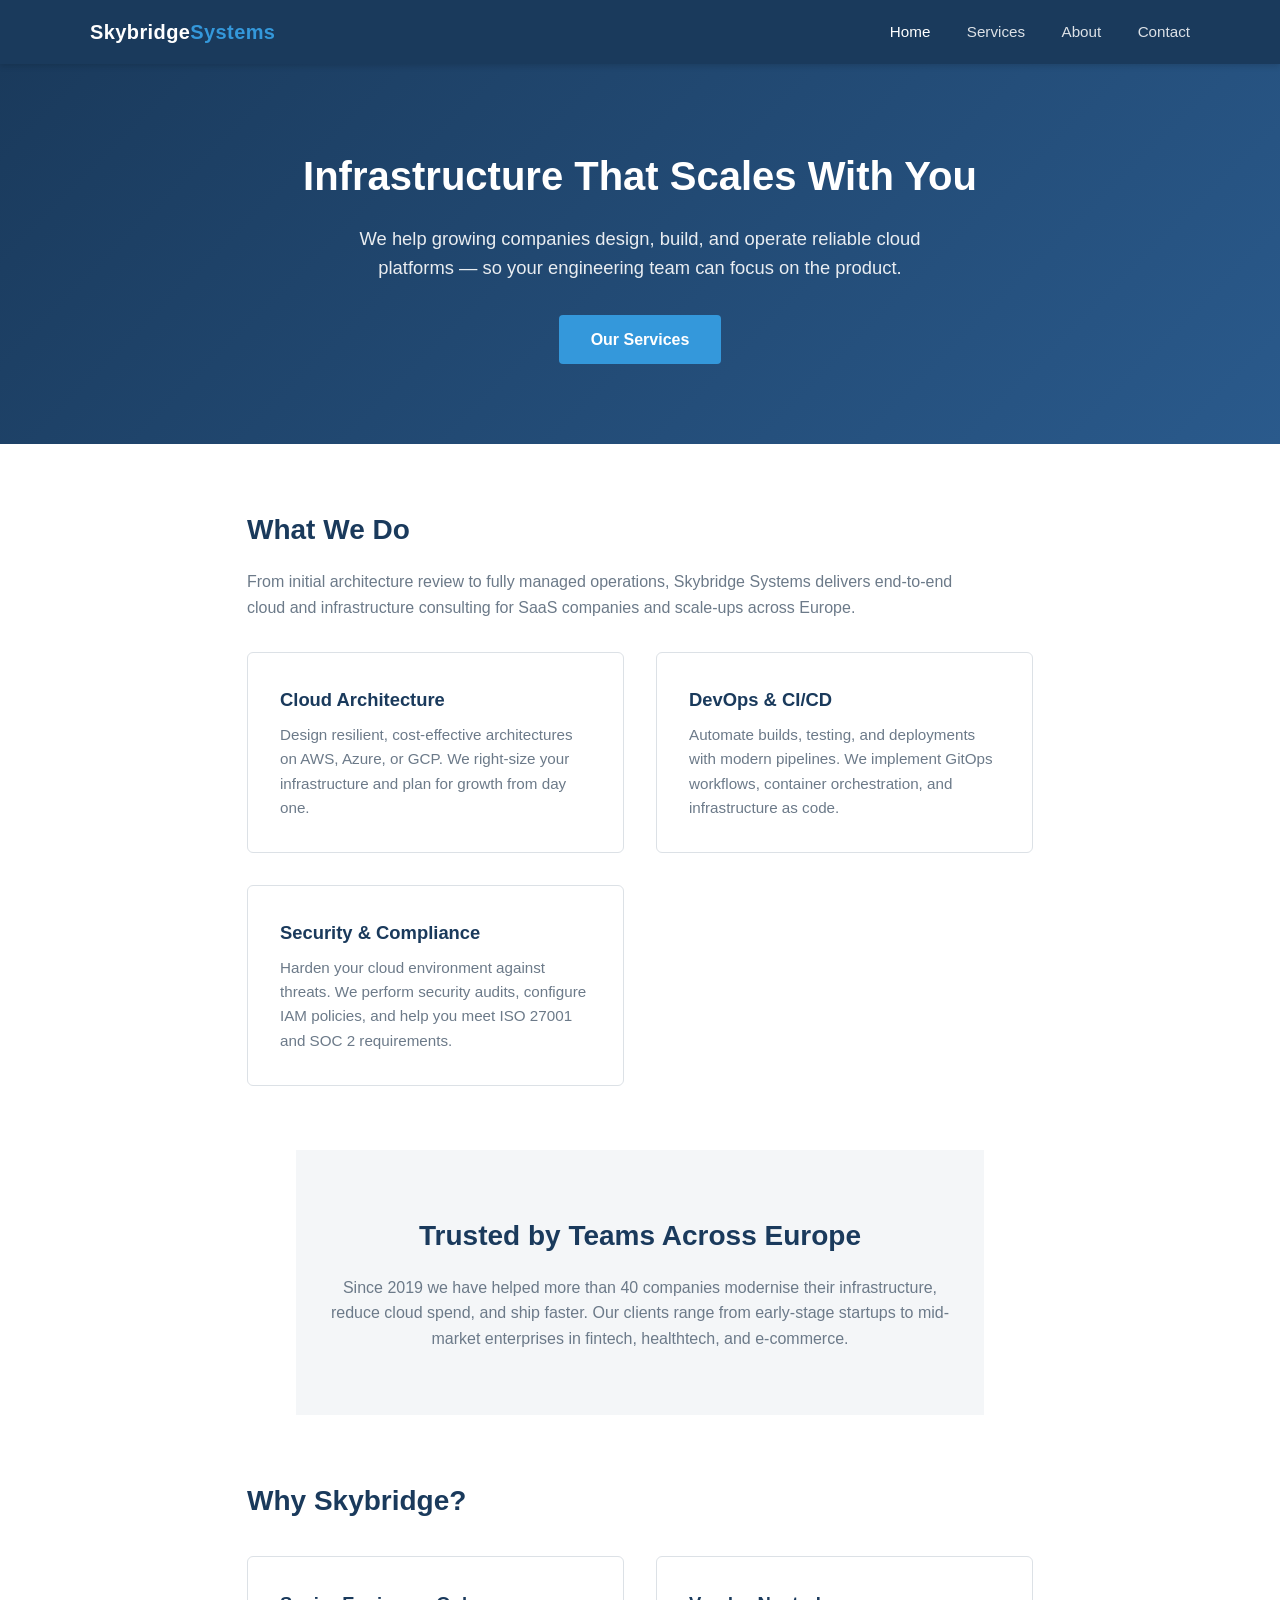
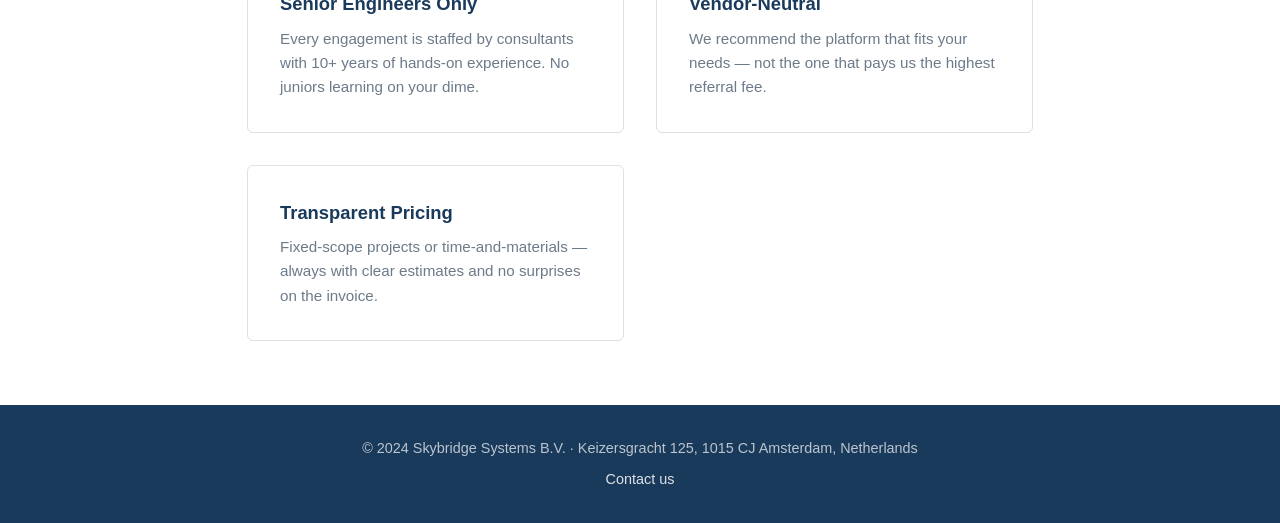
<file: deploy/website/index.html>
<!DOCTYPE html>
<html lang="en">
<head>
  <meta charset="utf-8">
  <meta name="viewport" content="width=device-width, initial-scale=1">
  <title>Skybridge Systems — Cloud &amp; Infrastructure Consulting</title>
  <meta name="description" content="Skybridge Systems is a Netherlands-based IT consulting firm specialising in cloud infrastructure, DevOps, and security.">
  <link rel="icon" href="data:image/svg+xml,<svg xmlns='http://www.w3.org/2000/svg' viewBox='0 0 100 100'><text y='.9em' font-size='90'>🔷</text></svg>">
  <link rel="stylesheet" href="style.css">
</head>
<body>

<header>
  <div class="nav-wrap">
    <a class="logo" href="index.html">Skybridge<span>Systems</span></a>
    <nav>
      <a href="index.html" class="active">Home</a>
      <a href="services.html">Services</a>
      <a href="about.html">About</a>
      <a href="contact.html">Contact</a>
    </nav>
  </div>
</header>

<section class="hero">
  <h1>Infrastructure That Scales With You</h1>
  <p>We help growing companies design, build, and operate reliable cloud platforms — so your engineering team can focus on the product.</p>
  <a class="btn" href="services.html">Our Services</a>
</section>

<section class="section">
  <h2>What We Do</h2>
  <p>From initial architecture review to fully managed operations, Skybridge Systems delivers end-to-end cloud and infrastructure consulting for SaaS companies and scale-ups across Europe.</p>

  <div class="cards">
    <div class="card">
      <h3>Cloud Architecture</h3>
      <p>Design resilient, cost-effective architectures on AWS, Azure, or GCP. We right-size your infrastructure and plan for growth from day one.</p>
    </div>
    <div class="card">
      <h3>DevOps &amp; CI/CD</h3>
      <p>Automate builds, testing, and deployments with modern pipelines. We implement GitOps workflows, container orchestration, and infrastructure as code.</p>
    </div>
    <div class="card">
      <h3>Security &amp; Compliance</h3>
      <p>Harden your cloud environment against threats. We perform security audits, configure IAM policies, and help you meet ISO 27001 and SOC 2 requirements.</p>
    </div>
  </div>
</section>

<section class="section section-alt">
  <div class="text-center">
    <h2>Trusted by Teams Across Europe</h2>
    <p style="max-width:640px;margin:0 auto;">Since 2019 we have helped more than 40 companies modernise their infrastructure, reduce cloud spend, and ship faster. Our clients range from early-stage startups to mid-market enterprises in fintech, healthtech, and e-commerce.</p>
  </div>
</section>

<section class="section">
  <h2>Why Skybridge?</h2>
  <div class="cards">
    <div class="card">
      <h3>Senior Engineers Only</h3>
      <p>Every engagement is staffed by consultants with 10+ years of hands-on experience. No juniors learning on your dime.</p>
    </div>
    <div class="card">
      <h3>Vendor-Neutral</h3>
      <p>We recommend the platform that fits your needs — not the one that pays us the highest referral fee.</p>
    </div>
    <div class="card">
      <h3>Transparent Pricing</h3>
      <p>Fixed-scope projects or time-and-materials — always with clear estimates and no surprises on the invoice.</p>
    </div>
  </div>
</section>

<footer>
  <p>&copy; 2024 Skybridge Systems B.V. &middot; Keizersgracht 125, 1015 CJ Amsterdam, Netherlands</p>
  <p style="margin-top:.5rem;"><a href="contact.html">Contact us</a></p>
</footer>

</body>
</html>
</file>
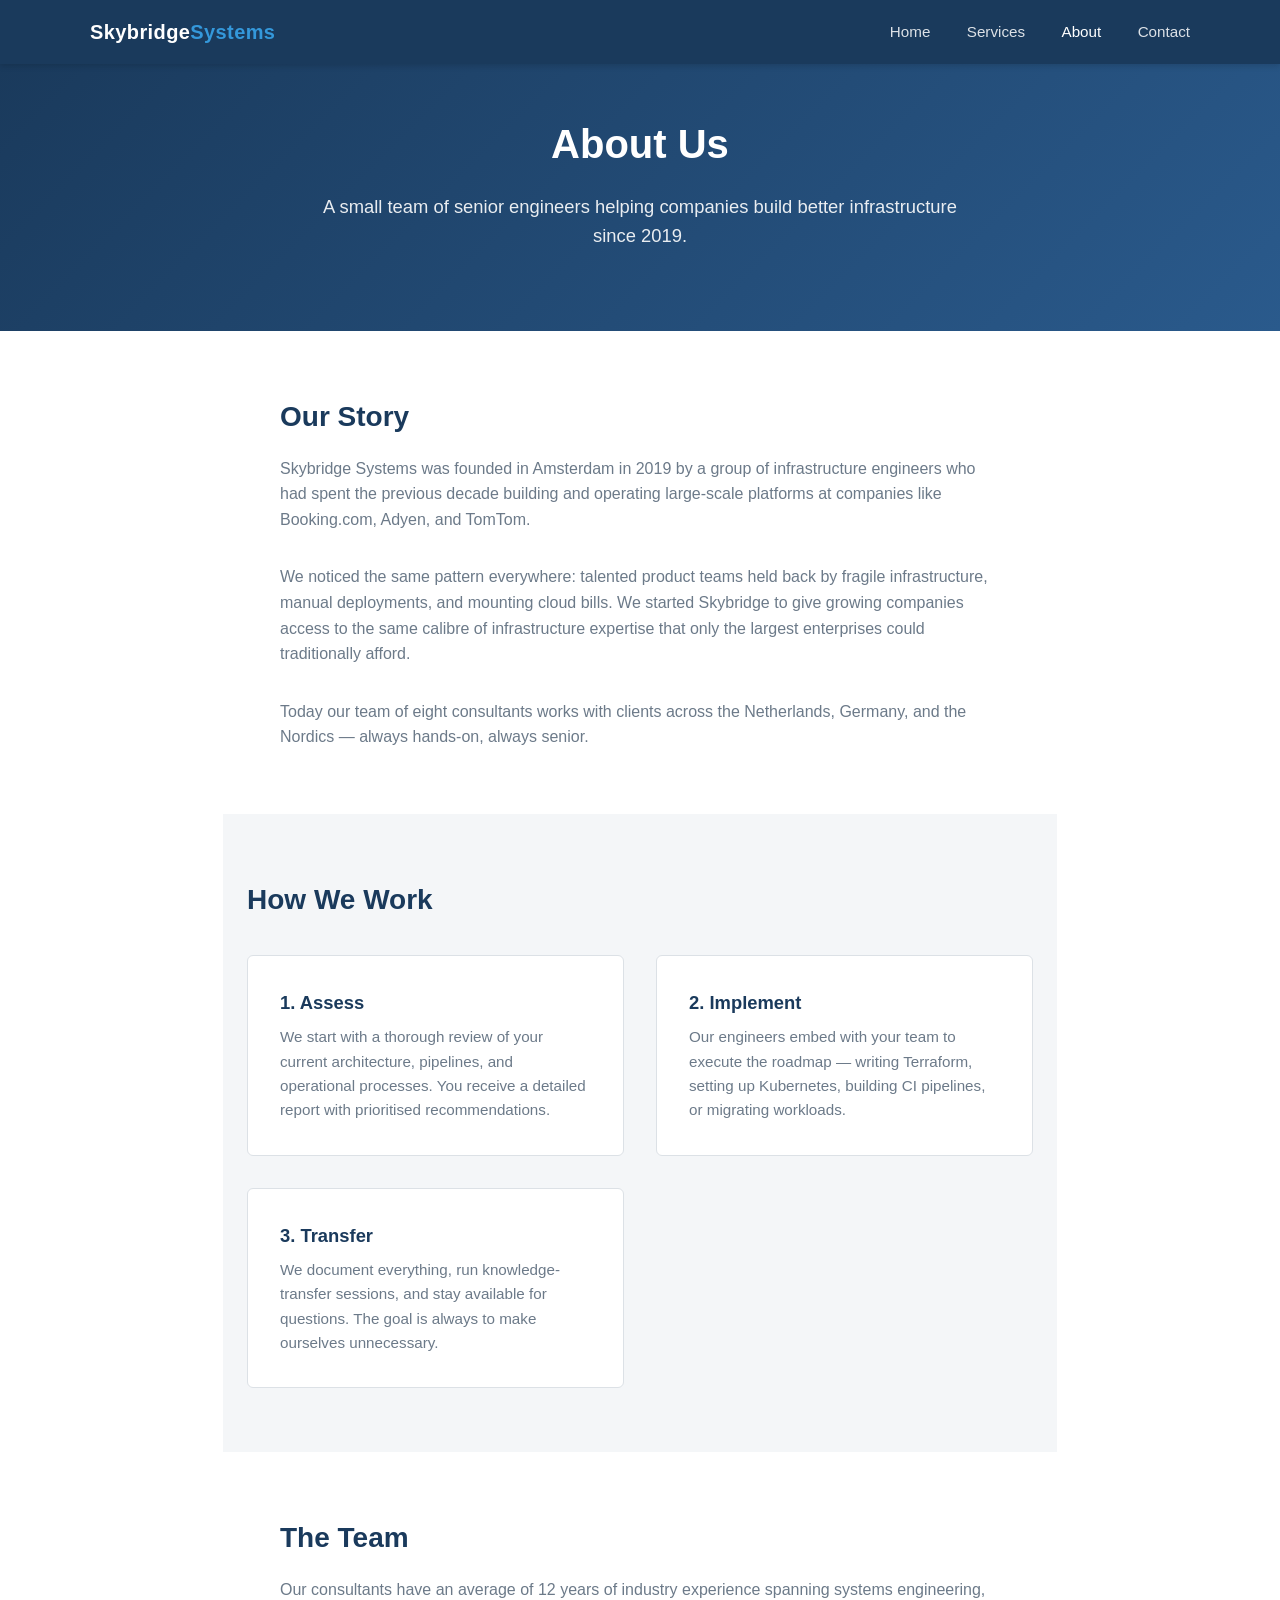
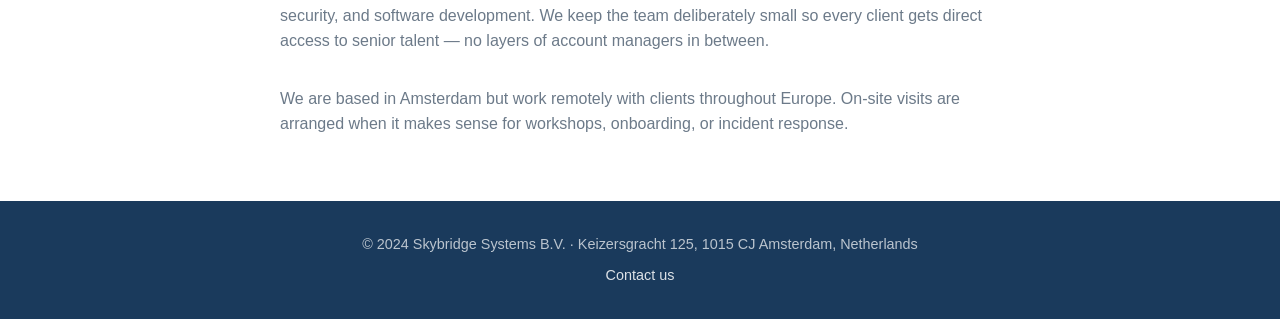
<file: deploy/website/about.html>
<!DOCTYPE html>
<html lang="en">
<head>
  <meta charset="utf-8">
  <meta name="viewport" content="width=device-width, initial-scale=1">
  <title>About — Skybridge Systems</title>
  <meta name="description" content="Learn about Skybridge Systems, our team, and our approach to cloud infrastructure consulting.">
  <link rel="icon" href="data:image/svg+xml,<svg xmlns='http://www.w3.org/2000/svg' viewBox='0 0 100 100'><text y='.9em' font-size='90'>🔷</text></svg>">
  <link rel="stylesheet" href="style.css">
</head>
<body>

<header>
  <div class="nav-wrap">
    <a class="logo" href="index.html">Skybridge<span>Systems</span></a>
    <nav>
      <a href="index.html">Home</a>
      <a href="services.html">Services</a>
      <a href="about.html" class="active">About</a>
      <a href="contact.html">Contact</a>
    </nav>
  </div>
</header>

<section class="hero" style="padding:3rem 1.5rem;">
  <h1>About Us</h1>
  <p>A small team of senior engineers helping companies build better infrastructure since 2019.</p>
</section>

<section class="section">
  <h2>Our Story</h2>
  <p>Skybridge Systems was founded in Amsterdam in 2019 by a group of infrastructure engineers who had spent the previous decade building and operating large-scale platforms at companies like Booking.com, Adyen, and TomTom.</p>
  <p class="mt-2">We noticed the same pattern everywhere: talented product teams held back by fragile infrastructure, manual deployments, and mounting cloud bills. We started Skybridge to give growing companies access to the same calibre of infrastructure expertise that only the largest enterprises could traditionally afford.</p>
  <p class="mt-2">Today our team of eight consultants works with clients across the Netherlands, Germany, and the Nordics — always hands-on, always senior.</p>
</section>

<section class="section section-alt">
  <h2>How We Work</h2>
  <div class="cards">
    <div class="card">
      <h3>1. Assess</h3>
      <p>We start with a thorough review of your current architecture, pipelines, and operational processes. You receive a detailed report with prioritised recommendations.</p>
    </div>
    <div class="card">
      <h3>2. Implement</h3>
      <p>Our engineers embed with your team to execute the roadmap — writing Terraform, setting up Kubernetes, building CI pipelines, or migrating workloads.</p>
    </div>
    <div class="card">
      <h3>3. Transfer</h3>
      <p>We document everything, run knowledge-transfer sessions, and stay available for questions. The goal is always to make ourselves unnecessary.</p>
    </div>
  </div>
</section>

<section class="section">
  <h2>The Team</h2>
  <p>Our consultants have an average of 12 years of industry experience spanning systems engineering, security, and software development. We keep the team deliberately small so every client gets direct access to senior talent — no layers of account managers in between.</p>
  <p class="mt-2">We are based in Amsterdam but work remotely with clients throughout Europe. On-site visits are arranged when it makes sense for workshops, onboarding, or incident response.</p>
</section>

<footer>
  <p>&copy; 2024 Skybridge Systems B.V. &middot; Keizersgracht 125, 1015 CJ Amsterdam, Netherlands</p>
  <p style="margin-top:.5rem;"><a href="contact.html">Contact us</a></p>
</footer>

</body>
</html>
</file>
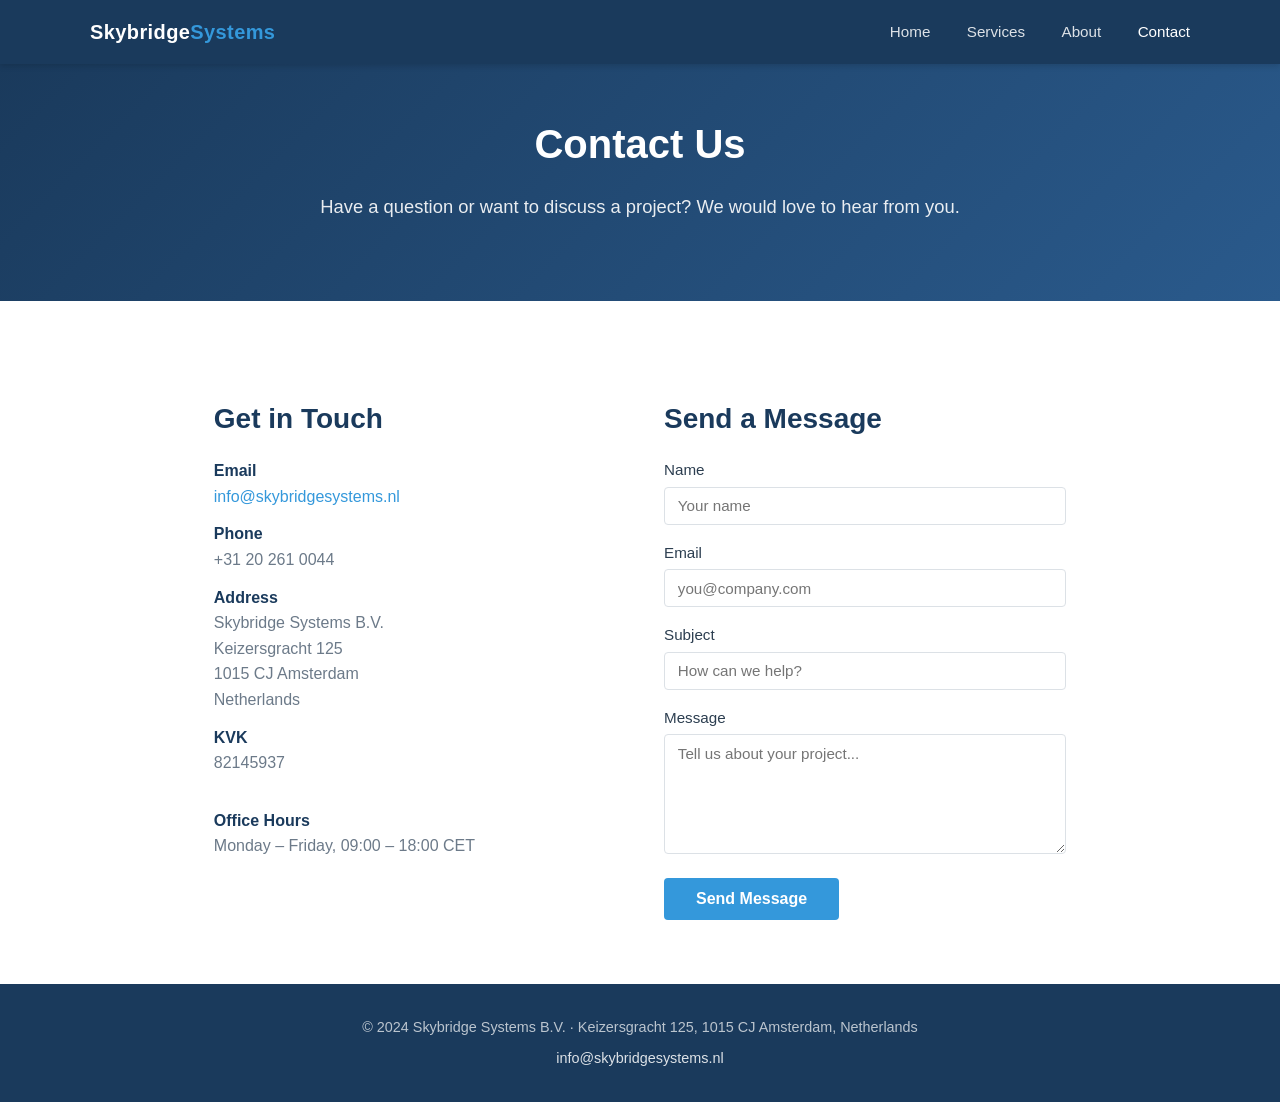
<file: deploy/website/contact.html>
<!DOCTYPE html>
<html lang="en">
<head>
  <meta charset="utf-8">
  <meta name="viewport" content="width=device-width, initial-scale=1">
  <title>Contact — Skybridge Systems</title>
  <meta name="description" content="Get in touch with Skybridge Systems for cloud infrastructure and DevOps consulting.">
  <link rel="icon" href="data:image/svg+xml,<svg xmlns='http://www.w3.org/2000/svg' viewBox='0 0 100 100'><text y='.9em' font-size='90'>🔷</text></svg>">
  <link rel="stylesheet" href="style.css">
</head>
<body>

<header>
  <div class="nav-wrap">
    <a class="logo" href="index.html">Skybridge<span>Systems</span></a>
    <nav>
      <a href="index.html">Home</a>
      <a href="services.html">Services</a>
      <a href="about.html">About</a>
      <a href="contact.html" class="active">Contact</a>
    </nav>
  </div>
</header>

<section class="hero" style="padding:3rem 1.5rem;">
  <h1>Contact Us</h1>
  <p>Have a question or want to discuss a project? We would love to hear from you.</p>
</section>

<section class="section">
  <div class="contact-grid">
    <div class="contact-info">
      <h2>Get in Touch</h2>
      <p><strong>Email</strong><br><a href="mailto:info@skybridgesystems.nl">info@skybridgesystems.nl</a></p>
      <p><strong>Phone</strong><br>+31 20 261 0044</p>
      <p><strong>Address</strong><br>Skybridge Systems B.V.<br>Keizersgracht 125<br>1015 CJ Amsterdam<br>Netherlands</p>
      <p><strong>KVK</strong><br>82145937</p>
      <p class="mt-2"><strong>Office Hours</strong><br>Monday – Friday, 09:00 – 18:00 CET</p>
    </div>
    <div>
      <h2>Send a Message</h2>
      <form action="#" method="post">
        <label for="name">Name</label>
        <input type="text" id="name" name="name" placeholder="Your name" required>

        <label for="email">Email</label>
        <input type="email" id="email" name="email" placeholder="you@company.com" required>

        <label for="subject">Subject</label>
        <input type="text" id="subject" name="subject" placeholder="How can we help?">

        <label for="message">Message</label>
        <textarea id="message" name="message" placeholder="Tell us about your project..." required></textarea>

        <button type="submit" class="btn">Send Message</button>
      </form>
    </div>
  </div>
</section>

<footer>
  <p>&copy; 2024 Skybridge Systems B.V. &middot; Keizersgracht 125, 1015 CJ Amsterdam, Netherlands</p>
  <p style="margin-top:.5rem;"><a href="mailto:info@skybridgesystems.nl">info@skybridgesystems.nl</a></p>
</footer>

</body>
</html>
</file>
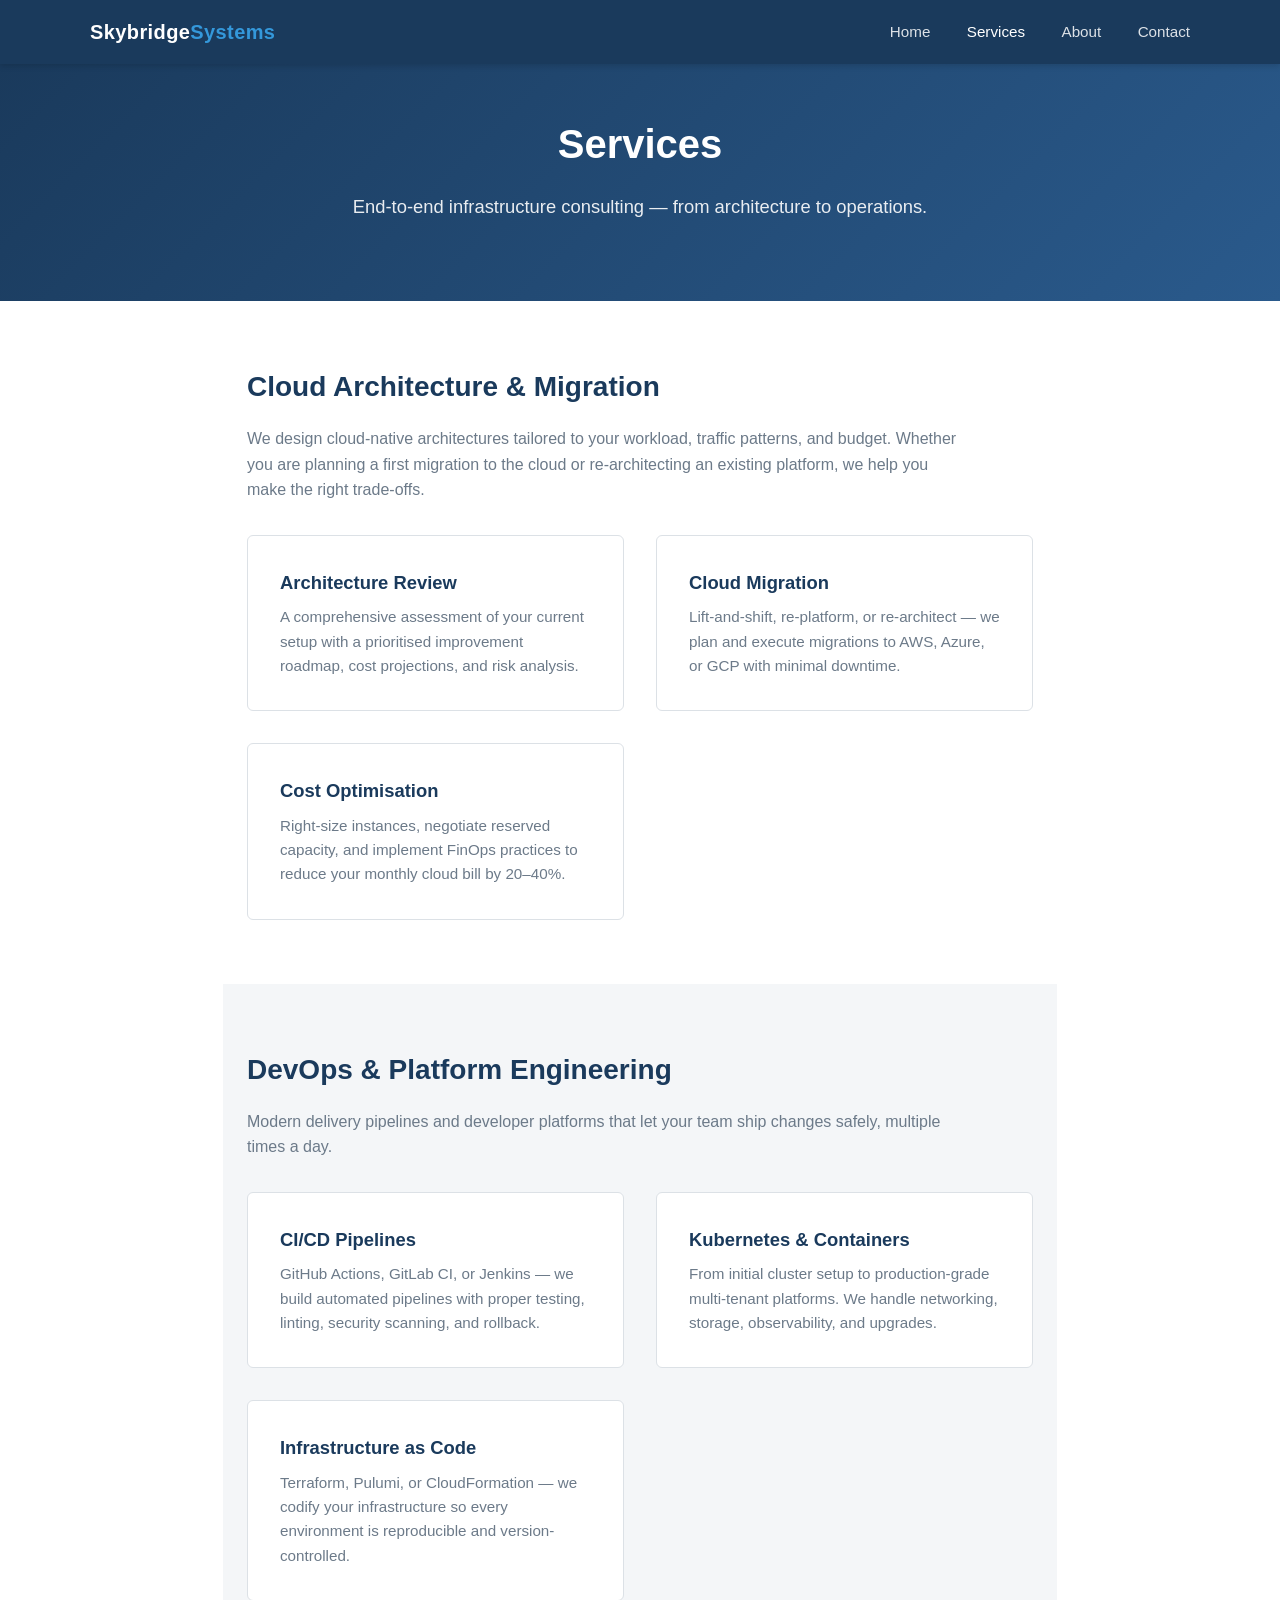
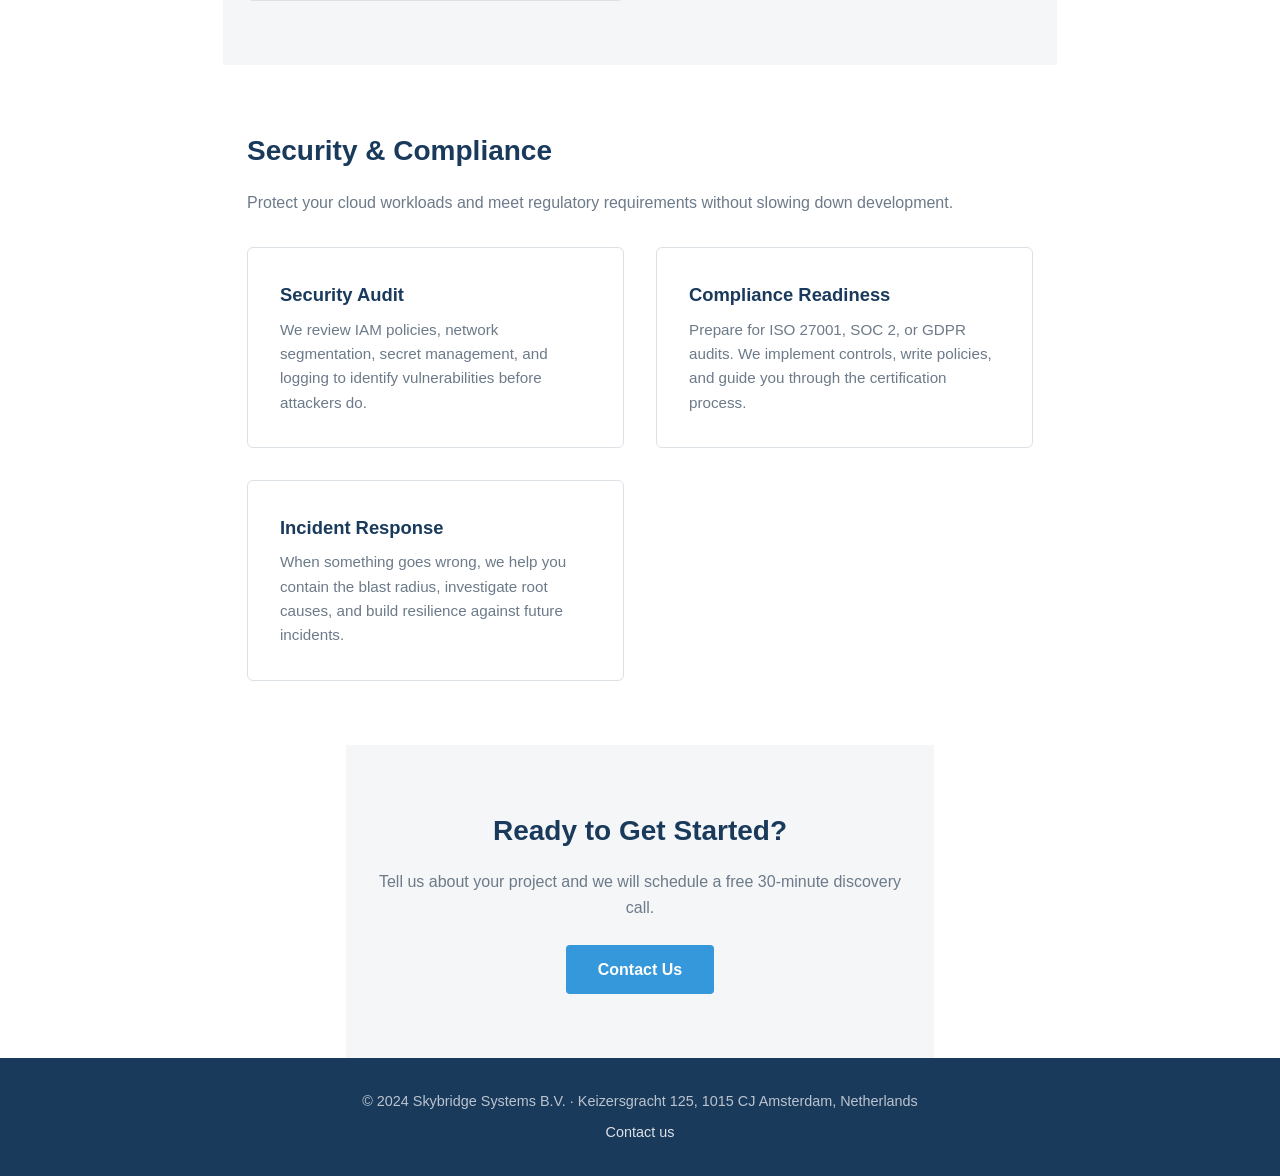
<file: deploy/website/services.html>
<!DOCTYPE html>
<html lang="en">
<head>
  <meta charset="utf-8">
  <meta name="viewport" content="width=device-width, initial-scale=1">
  <title>Services — Skybridge Systems</title>
  <meta name="description" content="Cloud architecture, DevOps, and security consulting services from Skybridge Systems.">
  <link rel="icon" href="data:image/svg+xml,<svg xmlns='http://www.w3.org/2000/svg' viewBox='0 0 100 100'><text y='.9em' font-size='90'>🔷</text></svg>">
  <link rel="stylesheet" href="style.css">
</head>
<body>

<header>
  <div class="nav-wrap">
    <a class="logo" href="index.html">Skybridge<span>Systems</span></a>
    <nav>
      <a href="index.html">Home</a>
      <a href="services.html" class="active">Services</a>
      <a href="about.html">About</a>
      <a href="contact.html">Contact</a>
    </nav>
  </div>
</header>

<section class="hero" style="padding:3rem 1.5rem;">
  <h1>Services</h1>
  <p>End-to-end infrastructure consulting — from architecture to operations.</p>
</section>

<section class="section">
  <h2>Cloud Architecture &amp; Migration</h2>
  <p>We design cloud-native architectures tailored to your workload, traffic patterns, and budget. Whether you are planning a first migration to the cloud or re-architecting an existing platform, we help you make the right trade-offs.</p>
  <div class="cards mt-2">
    <div class="card">
      <h3>Architecture Review</h3>
      <p>A comprehensive assessment of your current setup with a prioritised improvement roadmap, cost projections, and risk analysis.</p>
    </div>
    <div class="card">
      <h3>Cloud Migration</h3>
      <p>Lift-and-shift, re-platform, or re-architect — we plan and execute migrations to AWS, Azure, or GCP with minimal downtime.</p>
    </div>
    <div class="card">
      <h3>Cost Optimisation</h3>
      <p>Right-size instances, negotiate reserved capacity, and implement FinOps practices to reduce your monthly cloud bill by 20–40%.</p>
    </div>
  </div>
</section>

<section class="section section-alt">
  <h2>DevOps &amp; Platform Engineering</h2>
  <p>Modern delivery pipelines and developer platforms that let your team ship changes safely, multiple times a day.</p>
  <div class="cards mt-2">
    <div class="card">
      <h3>CI/CD Pipelines</h3>
      <p>GitHub Actions, GitLab CI, or Jenkins — we build automated pipelines with proper testing, linting, security scanning, and rollback.</p>
    </div>
    <div class="card">
      <h3>Kubernetes &amp; Containers</h3>
      <p>From initial cluster setup to production-grade multi-tenant platforms. We handle networking, storage, observability, and upgrades.</p>
    </div>
    <div class="card">
      <h3>Infrastructure as Code</h3>
      <p>Terraform, Pulumi, or CloudFormation — we codify your infrastructure so every environment is reproducible and version-controlled.</p>
    </div>
  </div>
</section>

<section class="section">
  <h2>Security &amp; Compliance</h2>
  <p>Protect your cloud workloads and meet regulatory requirements without slowing down development.</p>
  <div class="cards mt-2">
    <div class="card">
      <h3>Security Audit</h3>
      <p>We review IAM policies, network segmentation, secret management, and logging to identify vulnerabilities before attackers do.</p>
    </div>
    <div class="card">
      <h3>Compliance Readiness</h3>
      <p>Prepare for ISO 27001, SOC 2, or GDPR audits. We implement controls, write policies, and guide you through the certification process.</p>
    </div>
    <div class="card">
      <h3>Incident Response</h3>
      <p>When something goes wrong, we help you contain the blast radius, investigate root causes, and build resilience against future incidents.</p>
    </div>
  </div>
</section>

<section class="section section-alt text-center">
  <h2>Ready to Get Started?</h2>
  <p style="max-width:540px;margin:0 auto 1.5rem;">Tell us about your project and we will schedule a free 30-minute discovery call.</p>
  <a class="btn" href="contact.html">Contact Us</a>
</section>

<footer>
  <p>&copy; 2024 Skybridge Systems B.V. &middot; Keizersgracht 125, 1015 CJ Amsterdam, Netherlands</p>
  <p style="margin-top:.5rem;"><a href="contact.html">Contact us</a></p>
</footer>

</body>
</html>
</file>
<file: deploy/website/style.css>
/* Skybridge Systems — Corporate Theme */

:root {
  --primary: #1a3a5c;
  --primary-light: #2a5a8c;
  --accent: #3498db;
  --text: #2c3e50;
  --text-light: #6c7a89;
  --bg: #ffffff;
  --bg-alt: #f4f6f8;
  --border: #dce1e6;
  --max-width: 1100px;
}

*, *::before, *::after {
  box-sizing: border-box;
  margin: 0;
  padding: 0;
}

html {
  scroll-behavior: smooth;
}

body {
  font-family: -apple-system, BlinkMacSystemFont, "Segoe UI", Roboto, Helvetica, Arial, sans-serif;
  color: var(--text);
  line-height: 1.6;
  background: var(--bg);
  min-height: 100vh;
  display: flex;
  flex-direction: column;
}

a {
  color: var(--accent);
  text-decoration: none;
}

a:hover {
  text-decoration: underline;
}

img {
  max-width: 100%;
  height: auto;
}

/* ——— Header / Nav ——— */

header {
  background: var(--primary);
  color: #fff;
  padding: 0 1.5rem;
  position: sticky;
  top: 0;
  z-index: 100;
  box-shadow: 0 2px 6px rgba(0,0,0,.15);
}

.nav-wrap {
  max-width: var(--max-width);
  margin: 0 auto;
  display: flex;
  align-items: center;
  justify-content: space-between;
  height: 64px;
}

.logo {
  font-size: 1.25rem;
  font-weight: 700;
  letter-spacing: .02em;
  color: #fff;
  text-decoration: none;
}

.logo span {
  color: var(--accent);
}

nav a {
  color: rgba(255,255,255,.85);
  margin-left: 2rem;
  font-size: .95rem;
  font-weight: 500;
  transition: color .2s;
}

nav a:hover,
nav a.active {
  color: #fff;
  text-decoration: none;
}

/* ——— Hero ——— */

.hero {
  background: linear-gradient(135deg, var(--primary) 0%, var(--primary-light) 100%);
  color: #fff;
  padding: 5rem 1.5rem;
  text-align: center;
}

.hero h1 {
  font-size: 2.5rem;
  font-weight: 700;
  margin-bottom: 1rem;
}

.hero p {
  font-size: 1.15rem;
  max-width: 640px;
  margin: 0 auto 2rem;
  opacity: .9;
}

.btn {
  display: inline-block;
  background: var(--accent);
  color: #fff;
  padding: .75rem 2rem;
  border-radius: 4px;
  font-weight: 600;
  font-size: 1rem;
  transition: background .2s;
}

.btn:hover {
  background: #2980b9;
  text-decoration: none;
}

/* ——— Sections ——— */

.section {
  max-width: var(--max-width);
  margin: 0 auto;
  padding: 4rem 1.5rem;
}

.section h2 {
  font-size: 1.75rem;
  margin-bottom: 1rem;
  color: var(--primary);
}

.section p {
  color: var(--text-light);
  max-width: 720px;
}

.section-alt {
  background: var(--bg-alt);
}

/* ——— Card Grid ——— */

.cards {
  display: grid;
  grid-template-columns: repeat(auto-fit, minmax(280px, 1fr));
  gap: 2rem;
  margin-top: 2rem;
}

.card {
  background: var(--bg);
  border: 1px solid var(--border);
  border-radius: 6px;
  padding: 2rem;
  transition: box-shadow .2s;
}

.card:hover {
  box-shadow: 0 4px 12px rgba(0,0,0,.08);
}

.card h3 {
  font-size: 1.15rem;
  margin-bottom: .5rem;
  color: var(--primary);
}

.card p {
  font-size: .95rem;
  color: var(--text-light);
}

/* ——— Contact Form ——— */

.contact-grid {
  display: grid;
  grid-template-columns: 1fr 1fr;
  gap: 3rem;
  margin-top: 2rem;
}

.contact-info p {
  margin-bottom: .75rem;
}

.contact-info strong {
  color: var(--primary);
}

form label {
  display: block;
  margin-bottom: .25rem;
  font-weight: 500;
  font-size: .95rem;
}

form input,
form textarea {
  width: 100%;
  padding: .6rem .8rem;
  border: 1px solid var(--border);
  border-radius: 4px;
  font-size: .95rem;
  font-family: inherit;
  margin-bottom: 1rem;
  background: var(--bg);
}

form input:focus,
form textarea:focus {
  outline: none;
  border-color: var(--accent);
  box-shadow: 0 0 0 3px rgba(52,152,219,.15);
}

form textarea {
  resize: vertical;
  min-height: 120px;
}

form button {
  cursor: pointer;
  border: none;
  font-family: inherit;
}

/* ——— Footer ——— */

footer {
  background: var(--primary);
  color: rgba(255,255,255,.7);
  text-align: center;
  padding: 2rem 1.5rem;
  margin-top: auto;
  font-size: .9rem;
}

footer a {
  color: rgba(255,255,255,.85);
}

footer a:hover {
  color: #fff;
}

/* ——— Utilities ——— */

.text-center { text-align: center; }
.mt-2 { margin-top: 2rem; }

/* ——— Responsive ——— */

@media (max-width: 768px) {
  .nav-wrap {
    flex-direction: column;
    height: auto;
    padding: .75rem 0;
    gap: .5rem;
  }

  nav a {
    margin-left: 1rem;
    font-size: .85rem;
  }

  .hero {
    padding: 3rem 1.5rem;
  }

  .hero h1 {
    font-size: 1.75rem;
  }

  .contact-grid {
    grid-template-columns: 1fr;
  }

  .section {
    padding: 2.5rem 1rem;
  }
}
</file>
